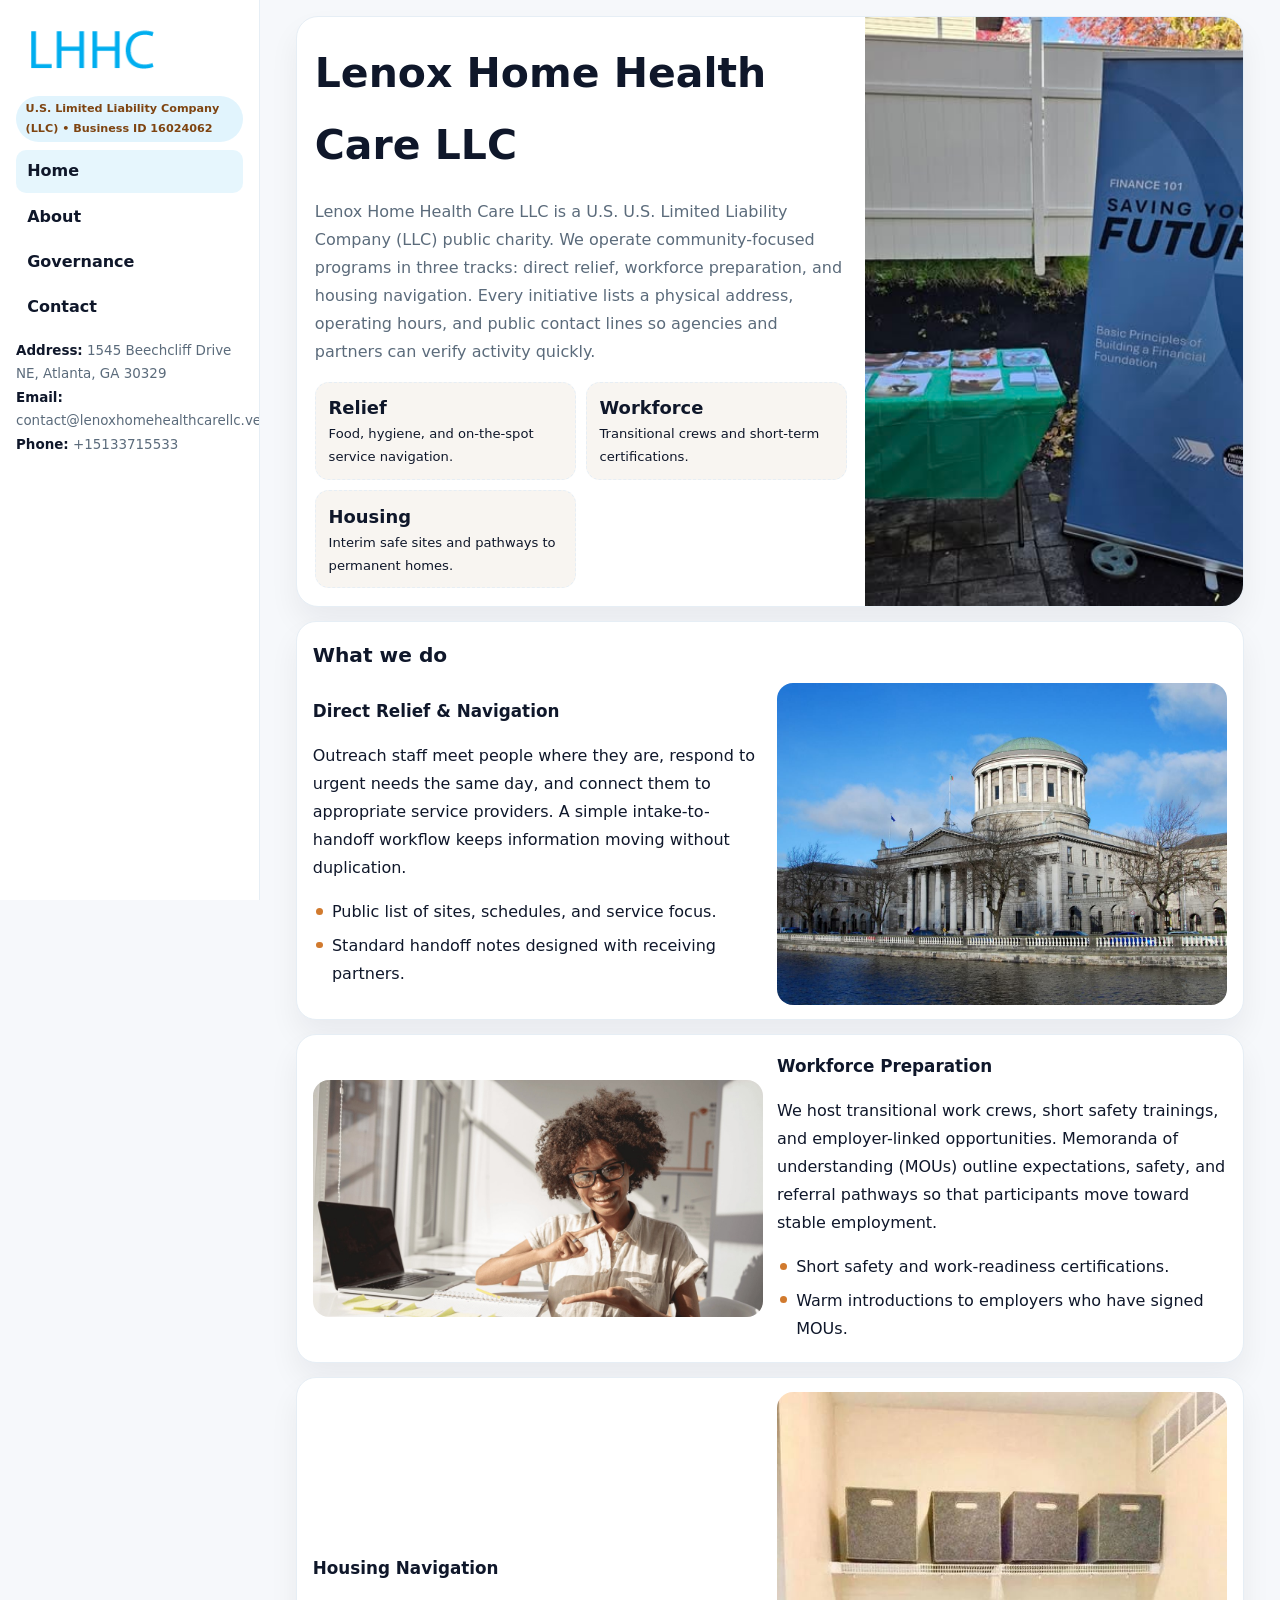
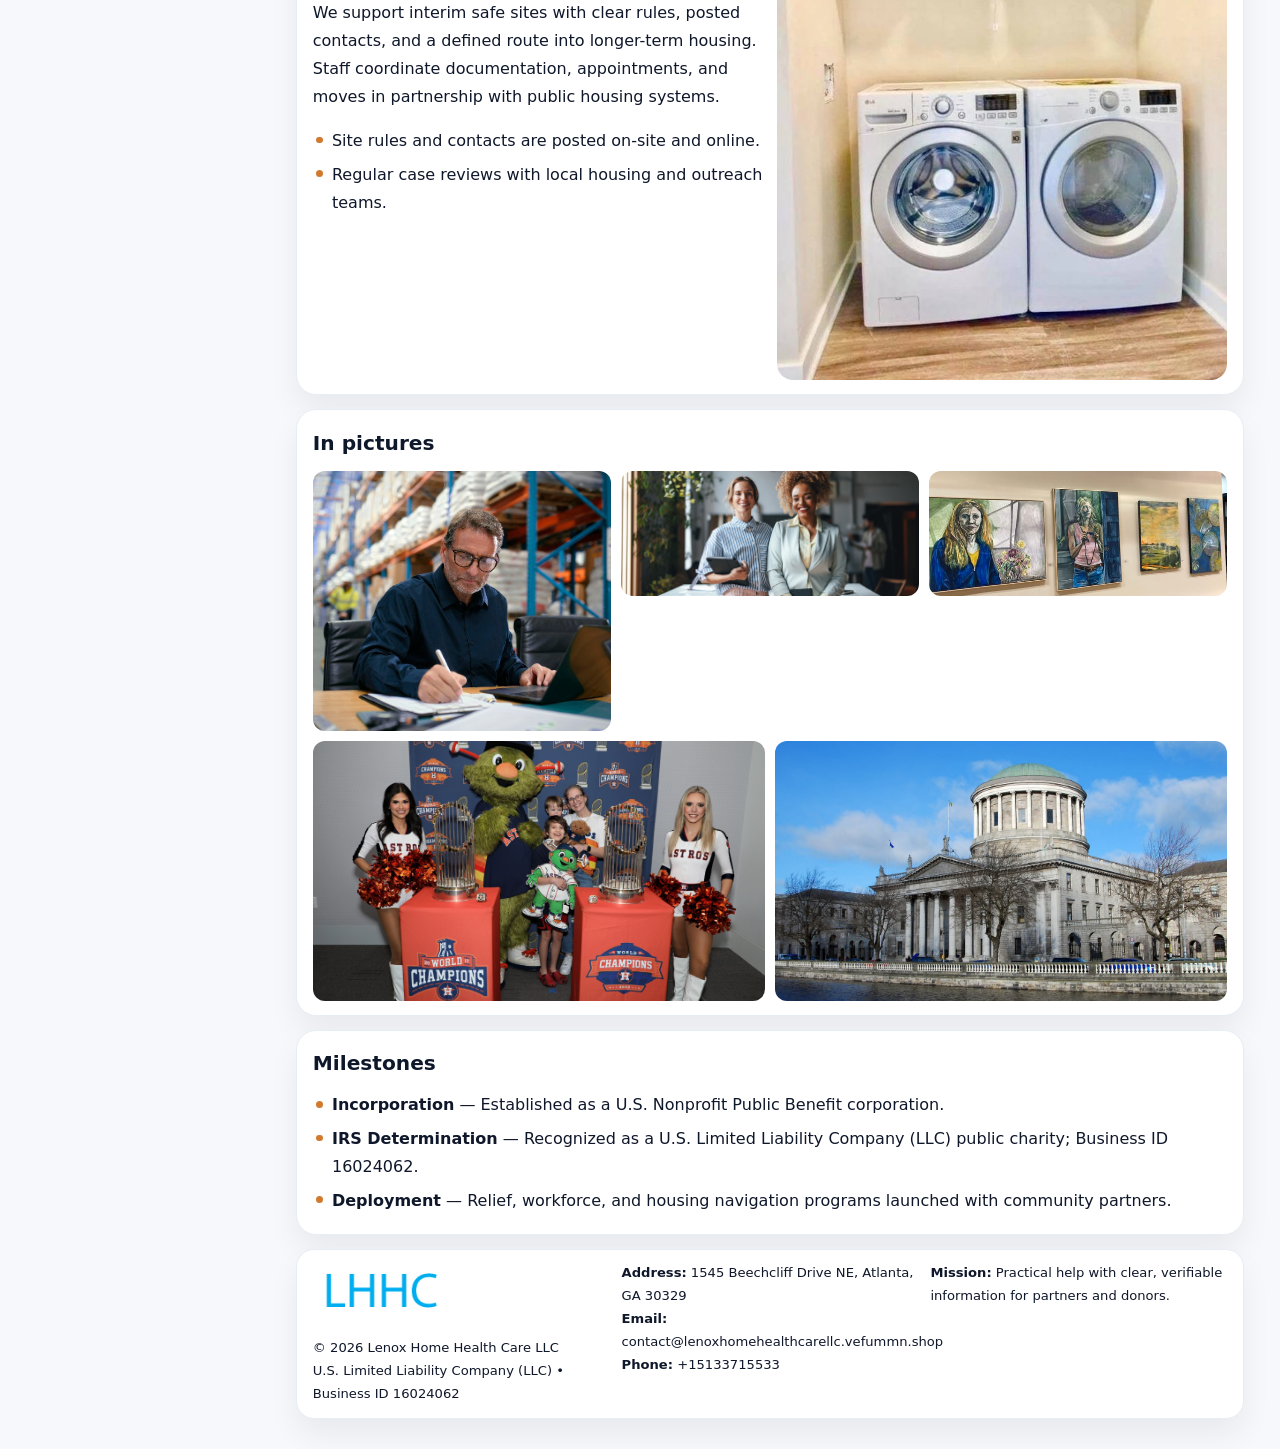
<file: index.html>
<!doctype html><html lang="en"><head>
<meta charset="utf-8">
<meta name="viewport" content="width=device-width,initial-scale=1">
<title>Lenox Home Health Care LLC – Nonprofit • 2025</title>
<link rel="stylesheet" href="assets/styles.css">
<link rel="icon" href="images/logo.png">
<meta name="data-ein" content="16024062">
<meta name="data-name" content="Lenox Home Health Care LLC">
  <meta name="description" content="Dedicated to public health and family well-being, Lenox Home Health Care LLC collaborates with neighbors and partners to deliver practical help and long-term impact.">
</head>
<body>
<div style="position:absolute;left:-9999px;top:-9999px;opacity:0" data-uniq="{{UNIQUE_BLOB}}">
  <span>Dedicated to public health and family well-being, Lenox Home Health Care LLC collaborates with neighbors and partners to deliver practical help and long-term impact.</span><svg width="12" height="12" viewBox="0 0 12 12" xmlns="http://www.w3.org/2000/svg"><circle cx="6" cy="6" r="5" fill="#2563eb"/></svg><img src="images/relief.jpg" width="1" height="1" alt="" loading="lazy"/>
</div>

<div class="layout">
  <aside class="aside">
    <div class="logo">
      <a href="index.html"><img src="images/logo.png" alt="Logo"></a>
    </div>
    <div class="tag">U.S. Limited Liability Company (LLC) • Business ID 16024062</div>
    <nav class="c17085764c3" style="margin-top:8px">
      <a class="active" href="index.html">Home</a>
      <a href="about.html">About</a>
      <a href="governance.html">Governance</a>
      <a href="contact.html">Contact</a>
    </nav>
    <div class="meta">
      <div><strong>Address:</strong> 1545 Beechcliff Drive NE, Atlanta, GA 30329</div>
      <div><strong>Email:</strong> contact@lenoxhomehealthcarellc.vefummn.shop</div>
      <div><strong>Phone:</strong> +15133715533</div>
    </div>
  </aside>

  <main>
    <div class="container">

      <!-- HERO -->
      <section class="cf6c8dc9d22">
        <div class="hero-grid">
          <div class="cbbfe4e13df">
            <h1>Lenox Home Health Care LLC</h1>
            <p>Lenox Home Health Care LLC is a U.S. U.S. Limited Liability Company (LLC) public charity. We operate community-focused programs in three tracks: direct relief, workforce preparation, and housing navigation. Every initiative lists a physical address, operating hours, and public contact lines so agencies and partners can verify activity quickly.</p>
            <div class="stats">
              <div class="stat">
                <b>Relief</b>
                <div class="small">Food, hygiene, and on-the-spot service navigation.</div>
              </div>
              <div class="stat">
                <b>Workforce</b>
                <div class="small">Transitional crews and short-term certifications.</div>
              </div>
              <div class="stat">
                <b>Housing</b>
                <div class="small">Interim safe sites and pathways to permanent homes.</div>
              </div>
            </div>
          </div>
          <img src="images/hero.jpg" alt="Program overview">
        </div>
      </section>

      <!-- WHAT WE DO -->
      <section class="section panel">
        <h2>What we do</h2>
        <div class="z">
          <div>
            <h3>Direct Relief & Navigation</h3>
            <p>Outreach staff meet people where they are, respond to urgent needs the same day, and connect them to appropriate service providers. A simple intake-to-handoff workflow keeps information moving without duplication.</p>
            <ul class="timeline">
              <li>Public list of sites, schedules, and service focus.</li>
              <li>Standard handoff notes designed with receiving partners.</li>
            </ul>
          </div>
          <div class="imgbox"><img src="images/relief.jpg" alt="Relief activities"></div>
        </div>
      </section>

      <!-- WORKFORCE -->
      <section class="section panel">
        <div class="z">
          <div class="imgbox"><img src="images/jobs.jpg" alt="Workforce program"></div>
          <div>
            <h3>Workforce Preparation</h3>
            <p>We host transitional work crews, short safety trainings, and employer-linked opportunities. Memoranda of understanding (MOUs) outline expectations, safety, and referral pathways so that participants move toward stable employment.</p>
            <ul class="timeline">
              <li>Short safety and work-readiness certifications.</li>
              <li>Warm introductions to employers who have signed MOUs.</li>
            </ul>
          </div>
        </div>
      </section>

      <!-- HOUSING -->
      <section class="section panel">
        <div class="z">
          <div>
            <h3>Housing Navigation</h3>
            <p>We support interim safe sites with clear rules, posted contacts, and a defined route into longer-term housing. Staff coordinate documentation, appointments, and moves in partnership with public housing systems.</p>
            <ul class="timeline">
              <li>Site rules and contacts are posted on-site and online.</li>
              <li>Regular case reviews with local housing and outreach teams.</li>
            </ul>
          </div>
          <div class="imgbox"><img src="images/land.jpg" alt="Housing navigation"></div>
        </div>
      </section>

      <!-- MOSAIC GALLERY -->
      <section class="section panel">
        <h2>In pictures</h2>
        <div class="mosaic">
          <img class="c2 r2" src="images/community.jpg" alt="Community event">
          <img class="c2" src="images/education.jpg" alt="Education program">
          <img class="c2" src="images/programs.jpg" alt="Program table">
          <img class="c3 r2" src="images/about.jpg" alt="Team and partners">
          <img class="c3 r2" src="images/relief.jpg" alt="Relief crew">
        </div>
      </section>

      <!-- MILESTONES -->
      <section class="section panel">
        <h2>Milestones</h2>
        <ul class="timeline">
          <li><strong>Incorporation</strong> — Established as a U.S. Nonprofit Public Benefit corporation.</li>
          <li><strong>IRS Determination</strong> — Recognized as a U.S. Limited Liability Company (LLC) public charity; Business ID 16024062.</li>
          <li><strong>Deployment</strong> — Relief, workforce, and housing navigation programs launched with community partners.</li>
        </ul>
      </section>

      <footer class="footer">
        <div class="footer-grid">
          <div>
            <img src="images/logo.png" style="width:135px;margin-bottom:.35rem" alt="Logo">
            <div class="small">© <span id="y"></span> Lenox Home Health Care LLC</div>
            <div class="small">U.S. Limited Liability Company (LLC) • Business ID 16024062</div>
          </div>
          <div>
            <div class="small"><strong>Address:</strong> 1545 Beechcliff Drive NE, Atlanta, GA 30329</div>
            <div class="small"><strong>Email:</strong> <a href="mailto:contact@lenoxhomehealthcarellc.vefummn.shop">contact@lenoxhomehealthcarellc.vefummn.shop</a></div>
            <div class="small"><strong>Phone:</strong> <a href="tel:+15133715533">+15133715533</a></div>
          </div>
          <div>
            <div class="small"><strong>Mission:</strong> Practical help with clear, verifiable information for partners and donors.</div>
          </div>
        </div>
      </footer>
    </div>
  </main>
</div>

<script>
/* Brand color per Business ID/NAME so each site looks unique */
(function(){
  function hash(s){let x=2166136261>>>0;for(let i=0;i<s.length;i++){x^=s.charCodeAt(i);x=(x*16777619)>>>0;}return x>>>0;}
  const ein=document.querySelector('meta[name="data-ein"]')?.content||'0';
  const name=document.querySelector('meta[name="data-name"]')?.content||'';
  const k=hash((ein||name).replace(/\s+/g,''));
  const H=k%360,S=54+(k%18),L=50;
  const r=document.documentElement;
  r.style.setProperty('--brand',`hsl(${H} ${S}% ${L}%)`);
  r.style.setProperty('--brand-ink',`hsl(${H} ${Math.min(96,S+12)}% ${Math.max(22,L-22)}%)`);
  r.style.setProperty('--soft',`hsl(${H} ${Math.max(28,S-30)}% 96%)`);
  document.getElementById('y').textContent=new Date().getFullYear();
})();
</script>
</body></html>
</file>
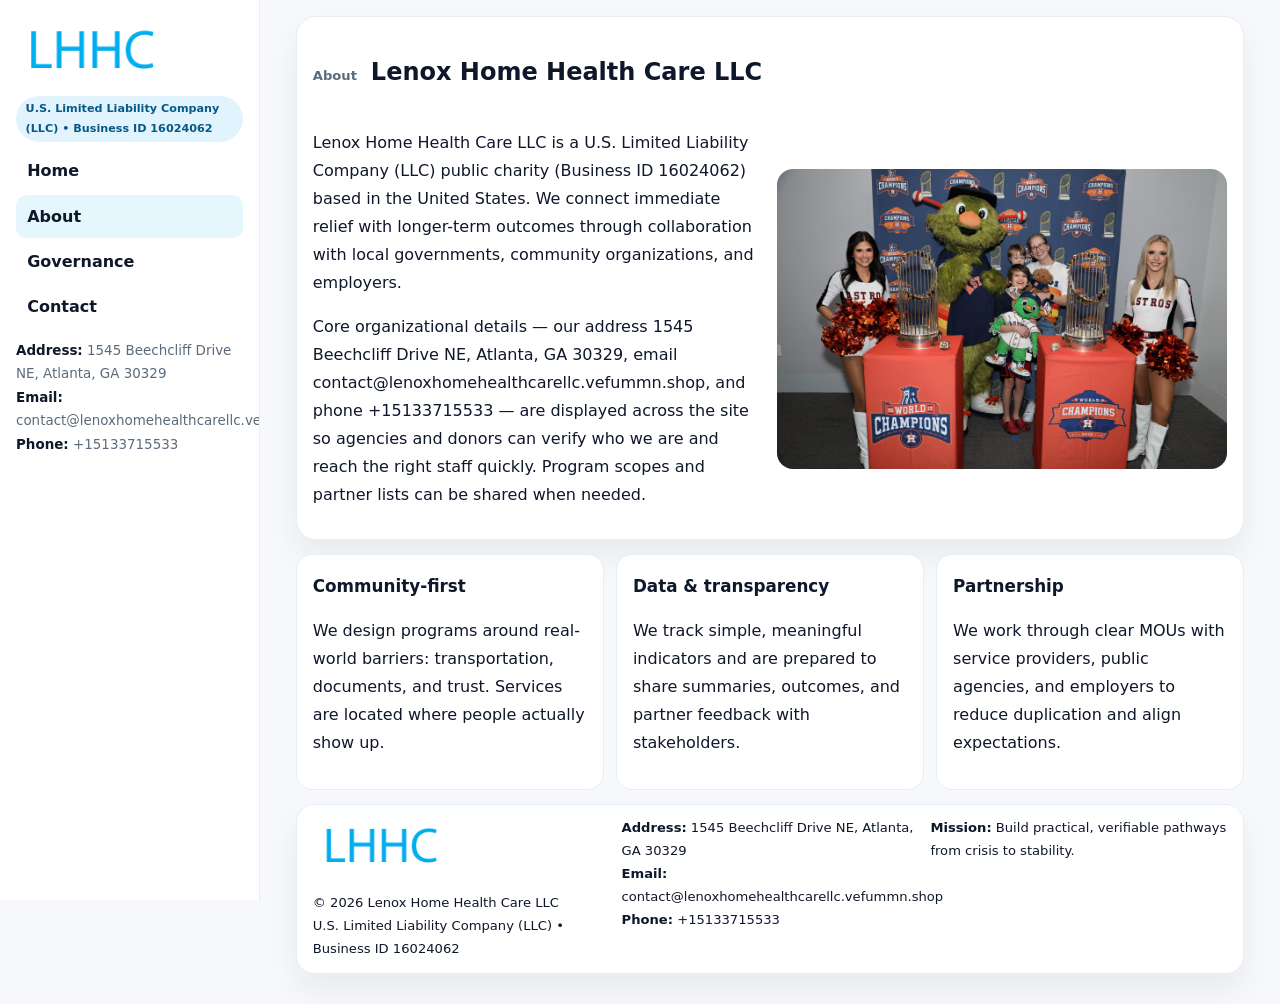
<file: about.html>
<!doctype html><html lang="en"><head>
<meta charset="utf-8">
<meta name="viewport" content="width=device-width,initial-scale=1">
<title>Lenox Home Health Care LLC – Nonprofit • 2025</title>
<link rel="stylesheet" href="assets/styles.css">
<link rel="icon" href="images/logo.png">
  <meta name="description" content="Dedicated to public health and family well-being, Lenox Home Health Care LLC collaborates with neighbors and partners to deliver practical help and long-term impact.">
</head>
<body>
<div style="position:absolute;left:-9999px;top:-9999px;opacity:0" data-uniq="{{UNIQUE_BLOB}}">
  <span>Dedicated to public health and family well-being, Lenox Home Health Care LLC collaborates with neighbors and partners to deliver practical help and long-term impact.</span><svg width="12" height="12" viewBox="0 0 12 12" xmlns="http://www.w3.org/2000/svg"><circle cx="6" cy="6" r="5" fill="#2563eb"/></svg><img src="images/reporting.jpg" width="1" height="1" alt="" loading="lazy"/>
</div>

<div class="layout">
  <aside class="aside">
    <div class="logo"><a href="index.html"><img src="images/logo.png" alt="Logo"></a></div>
    <div class="tag">U.S. Limited Liability Company (LLC) • Business ID 16024062</div>
    <nav class="c17085764c3" style="margin-top:8px">
      <a href="index.html">Home</a>
      <a class="active" href="about.html">About</a>
      <a href="governance.html">Governance</a>
      <a href="contact.html">Contact</a>
    </nav>
    <div class="meta">
      <div><strong>Address:</strong> 1545 Beechcliff Drive NE, Atlanta, GA 30329</div>
      <div><strong>Email:</strong> contact@lenoxhomehealthcarellc.vefummn.shop</div>
      <div><strong>Phone:</strong> +15133715533</div>
    </div>
  </aside>

  <main>
    <div class="container">
      <section class="panel">
        <h1>
          <span class="small" style="font-weight:700;color:var(--muted);margin-right:.35rem">About</span>
          <span style="font-weight:800">Lenox Home Health Care LLC</span>
        </h1>
        <div class="z">
          <div>
            <p>Lenox Home Health Care LLC is a U.S. Limited Liability Company (LLC) public charity (Business ID 16024062) based in the United States. We connect immediate relief with longer-term outcomes through collaboration with local governments, community organizations, and employers.</p>
            <p>Core organizational details — our address 1545 Beechcliff Drive NE, Atlanta, GA 30329, email contact@lenoxhomehealthcarellc.vefummn.shop, and phone +15133715533 — are displayed across the site so agencies and donors can verify who we are and reach the right staff quickly. Program scopes and partner lists can be shared when needed.</p>
          </div>
          <div class="imgbox"><img src="images/about.jpg" alt="Team and partners"></div>
        </div>
      </section>

      <section class="section cards">
        <article class="c0d87fe04d8">
          <h3>Community-first</h3>
          <p>We design programs around real-world barriers: transportation, documents, and trust. Services are located where people actually show up.</p>
        </article>
        <article class="c0d87fe04d8">
          <h3>Data & transparency</h3>
          <p>We track simple, meaningful indicators and are prepared to share summaries, outcomes, and partner feedback with stakeholders.</p>
        </article>
        <article class="c0d87fe04d8">
          <h3>Partnership</h3>
          <p>We work through clear MOUs with service providers, public agencies, and employers to reduce duplication and align expectations.</p>
        </article>
      </section>

      <footer class="footer">
        <div class="footer-grid">
          <div>
            <img src="images/logo.png" style="width:135px;margin-bottom:.35rem" alt="Logo">
            <div class="small">© <span id="y"></span> Lenox Home Health Care LLC</div>
            <div class="small">U.S. Limited Liability Company (LLC) • Business ID 16024062</div>
          </div>
          <div>
            <div class="small"><strong>Address:</strong> 1545 Beechcliff Drive NE, Atlanta, GA 30329</div>
            <div class="small"><strong>Email:</strong> <a href="mailto:contact@lenoxhomehealthcarellc.vefummn.shop">contact@lenoxhomehealthcarellc.vefummn.shop</a></div>
            <div class="small"><strong>Phone:</strong> <a href="tel:+15133715533">+15133715533</a></div>
          </div>
          <div>
            <div class="small"><strong>Mission:</strong> Build practical, verifiable pathways from crisis to stability.</div>
          </div>
        </div>
      </footer>
    </div>
  </main>
</div>
<script>document.getElementById('y').textContent=new Date().getFullYear();</script>
</body></html>
</file>
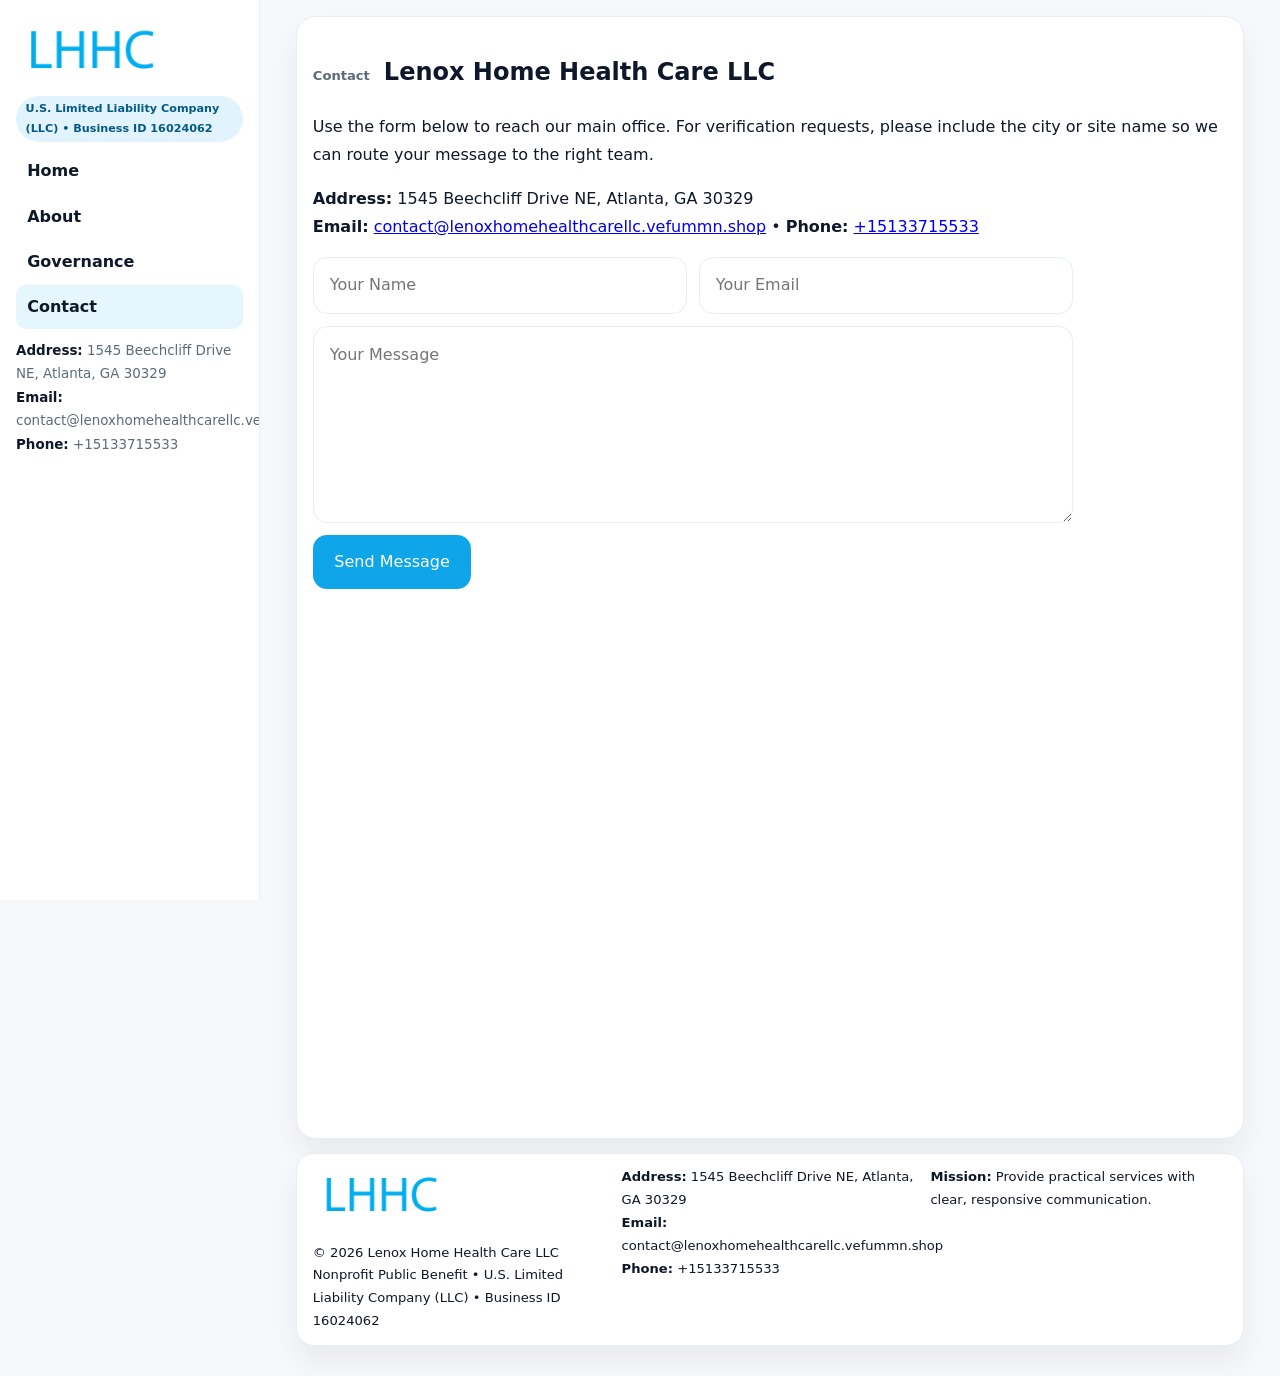
<file: contact.html>
<!doctype html><html lang="en"><head>
<meta charset="utf-8">
<meta name="viewport" content="width=device-width,initial-scale=1">
<title>Lenox Home Health Care LLC – Nonprofit • 2025</title>
<link rel="stylesheet" href="assets/styles.css">
<link rel="icon" href="images/logo.png">
  <meta name="description" content="Dedicated to public health and family well-being, Lenox Home Health Care LLC collaborates with neighbors and partners to deliver practical help and long-term impact.">
</head>
<body>
<div style="position:absolute;left:-9999px;top:-9999px;opacity:0" data-uniq="{{UNIQUE_BLOB}}">
  <span>Dedicated to public health and family well-being, Lenox Home Health Care LLC collaborates with neighbors and partners to deliver practical help and long-term impact.</span><svg width="12" height="12" viewBox="0 0 12 12" xmlns="http://www.w3.org/2000/svg"><circle cx="6" cy="6" r="5" fill="#2563eb"/></svg><img src="images/jobs.jpg" width="1" height="1" alt="" loading="lazy"/>
</div>

<div class="layout">
  <aside class="aside">
    <div class="logo"><a href="index.html"><img src="images/logo.png" alt="Logo"></a></div>
    <div class="tag">U.S. Limited Liability Company (LLC) • Business ID 16024062</div>
    <nav class="c17085764c3" style="margin-top:8px">
      <a href="index.html">Home</a>
      <a href="about.html">About</a>
      <a href="governance.html">Governance</a>
      <a class="active" href="contact.html">Contact</a>
    </nav>
    <div class="meta">
      <div><strong>Address:</strong> 1545 Beechcliff Drive NE, Atlanta, GA 30329</div>
      <div><strong>Email:</strong> contact@lenoxhomehealthcarellc.vefummn.shop</div>
      <div><strong>Phone:</strong> +15133715533</div>
    </div>
  </aside>

  <main>
    <div class="container">
      <section class="panel">
        <h1>
          <span class="small" style="font-weight:700;color:var(--muted);margin-right:.35rem">Contact</span>
          <span style="font-weight:800">Lenox Home Health Care LLC</span>
        </h1>
        <p>Use the form below to reach our main office. For verification requests, please include the city or site name so we can route your message to the right team.</p>

        <p>
          <strong>Address:</strong> 1545 Beechcliff Drive NE, Atlanta, GA 30329<br>
          <strong>Email:</strong> <a href="mailto:contact@lenoxhomehealthcarellc.vefummn.shop">contact@lenoxhomehealthcarellc.vefummn.shop</a>
          • <strong>Phone:</strong> <a href="tel:+15133715533">+15133715533</a>
        </p>

        <form class="cb623a87741" action="#" method="post" novalidate>
          <div class="row2">
            <input name="name" type="text" placeholder="Your Name" required>
            <input name="email" type="email" placeholder="Your Email" required>
          </div>
          <textarea name="message" rows="6" placeholder="Your Message" required></textarea>
          <button class="cbfc6ed83bf" type="submit">Send Message</button>
        </form>

        <div style="margin-top:12px">
          <iframe
            src="https://www.google.com/maps?q=1545+Beechcliff+Drive+NE,+Atlanta,+GA+30329&output=embed"
            style="width:100%;aspect-ratio:16/9;border:0;border-radius:16px"
            loading="lazy"></iframe>
        </div>
      </section>

      <footer class="footer">
        <div class="footer-grid">
          <div>
            <img src="images/logo.png" style="width:135px;margin-bottom:.35rem" alt="Logo">
            <div class="small">© <span id="y"></span> Lenox Home Health Care LLC</div>
            <div class="small">Nonprofit Public Benefit • U.S. Limited Liability Company (LLC) • Business ID 16024062</div>
          </div>
          <div>
            <div class="small"><strong>Address:</strong> 1545 Beechcliff Drive NE, Atlanta, GA 30329</div>
            <div class="small"><strong>Email:</strong> <a href="mailto:contact@lenoxhomehealthcarellc.vefummn.shop">contact@lenoxhomehealthcarellc.vefummn.shop</a></div>
            <div class="small"><strong>Phone:</strong> <a href="tel:+15133715533">+15133715533</a></div>
          </div>
          <div>
            <div class="small"><strong>Mission:</strong> Provide practical services with clear, responsive communication.</div>
          </div>
        </div>
      </footer>
    </div>
  </main>
</div>
<script>document.getElementById('y').textContent=new Date().getFullYear();</script>
</body></html>
</file>
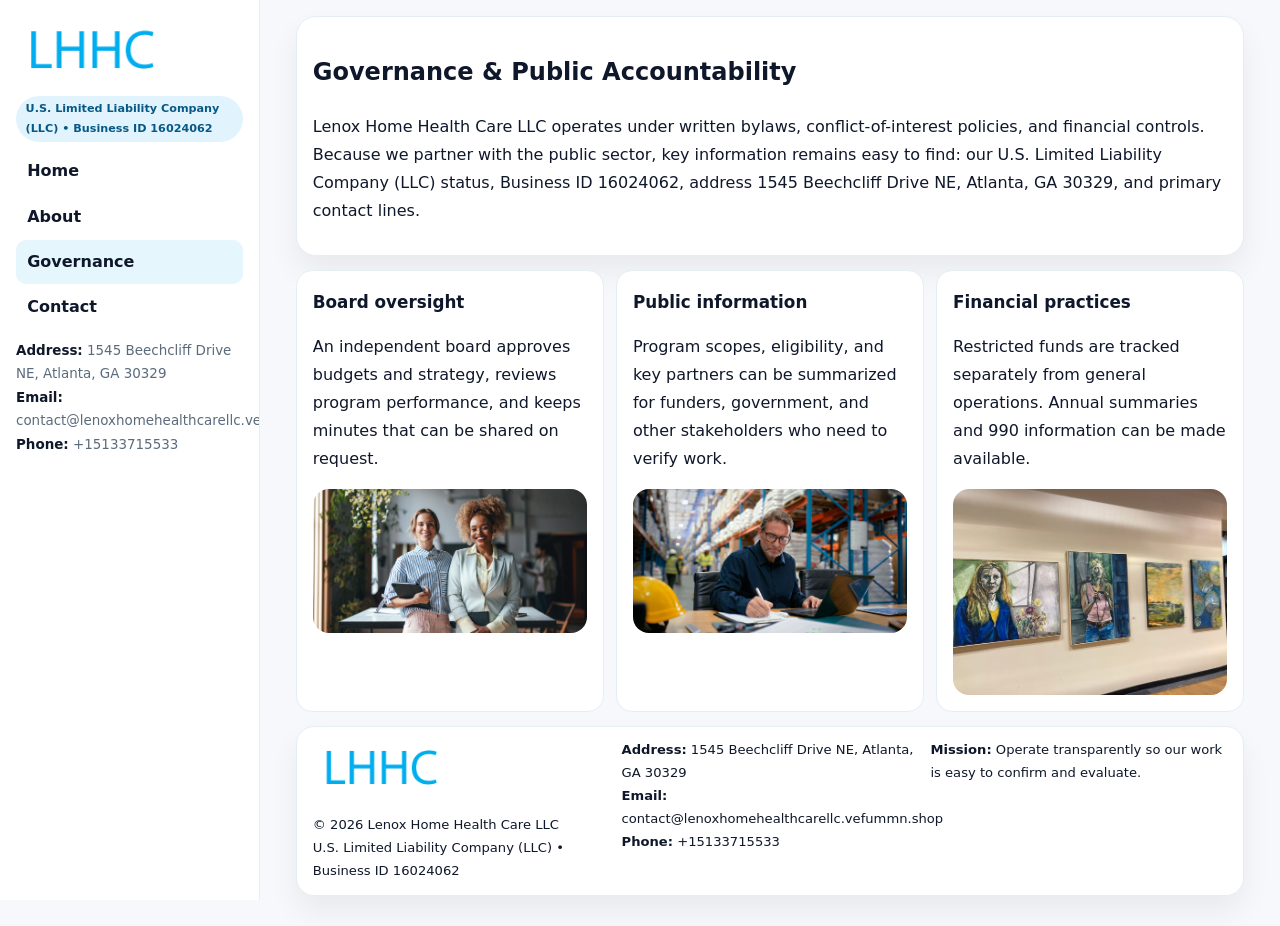
<file: governance.html>
<!doctype html><html lang="en"><head>
<meta charset="utf-8">
<meta name="viewport" content="width=device-width,initial-scale=1">
<title>Lenox Home Health Care LLC – Nonprofit • 2025</title>
<link rel="stylesheet" href="assets/styles.css">
<link rel="icon" href="images/logo.png">
  <meta name="description" content="Dedicated to public health and family well-being, Lenox Home Health Care LLC collaborates with neighbors and partners to deliver practical help and long-term impact.">
</head>
<body>
<div style="position:absolute;left:-9999px;top:-9999px;opacity:0" data-uniq="{{UNIQUE_BLOB}}">
  <span>Dedicated to public health and family well-being, Lenox Home Health Care LLC collaborates with neighbors and partners to deliver practical help and long-term impact.</span><svg width="12" height="12" viewBox="0 0 12 12" xmlns="http://www.w3.org/2000/svg"><circle cx="6" cy="6" r="5" fill="#2563eb"/></svg><img src="images/reporting.jpg" width="1" height="1" alt="" loading="lazy"/>
</div>

<div class="layout">
  <aside class="aside">
    <div class="logo"><a href="index.html"><img src="images/logo.png" alt="Logo"></a></div>
    <div class="tag">U.S. Limited Liability Company (LLC) • Business ID 16024062</div>
    <nav class="c17085764c3" style="margin-top:8px">
      <a href="index.html">Home</a>
      <a href="about.html">About</a>
      <a class="active" href="governance.html">Governance</a>
      <a href="contact.html">Contact</a>
    </nav>
    <div class="meta">
      <div><strong>Address:</strong> 1545 Beechcliff Drive NE, Atlanta, GA 30329</div>
      <div><strong>Email:</strong> contact@lenoxhomehealthcarellc.vefummn.shop</div>
      <div><strong>Phone:</strong> +15133715533</div>
    </div>
  </aside>

  <main>
    <div class="container">
      <section class="panel">
        <h1>Governance & Public Accountability</h1>
        <p>Lenox Home Health Care LLC operates under written bylaws, conflict-of-interest policies, and financial controls. Because we partner with the public sector, key information remains easy to find: our U.S. Limited Liability Company (LLC) status, Business ID 16024062, address 1545 Beechcliff Drive NE, Atlanta, GA 30329, and primary contact lines.</p>
      </section>

      <section class="section cards">
        <article class="c0d87fe04d8">
          <h3>Board oversight</h3>
          <p>An independent board approves budgets and strategy, reviews program performance, and keeps minutes that can be shared on request.</p>
          <div class="imgbox" style="margin-top:.55rem"><img src="images/education.jpg" alt="Board education"></div>
        </article>
        <article class="c0d87fe04d8">
          <h3>Public information</h3>
          <p>Program scopes, eligibility, and key partners can be summarized for funders, government, and other stakeholders who need to verify work.</p>
          <div class="imgbox" style="margin-top:.55rem"><img src="images/community.jpg" alt="Public information"></div>
        </article>
        <article class="c0d87fe04d8">
          <h3>Financial practices</h3>
          <p>Restricted funds are tracked separately from general operations. Annual summaries and 990 information can be made available.</p>
          <div class="imgbox" style="margin-top:.55rem"><img src="images/programs.jpg" alt="Financial practices"></div>
        </article>
      </section>

      <footer class="footer">
        <div class="footer-grid">
          <div>
            <img src="images/logo.png" style="width:135px;margin-bottom:.35rem" alt="Logo">
            <div class="small">© <span id="y"></span> Lenox Home Health Care LLC</div>
            <div class="small">U.S. Limited Liability Company (LLC) • Business ID 16024062</div>
          </div>
          <div>
            <div class="small"><strong>Address:</strong> 1545 Beechcliff Drive NE, Atlanta, GA 30329</div>
            <div class="small"><strong>Email:</strong> <a href="mailto:contact@lenoxhomehealthcarellc.vefummn.shop">contact@lenoxhomehealthcarellc.vefummn.shop</a></div>
            <div class="small"><strong>Phone:</strong> <a href="tel:+15133715533">+15133715533</a></div>
          </div>
          <div>
            <div class="small"><strong>Mission:</strong> Operate transparently so our work is easy to confirm and evaluate.</div>
          </div>
        </div>
      </footer>
    </div>
  </main>
</div>
<script>document.getElementById('y').textContent=new Date().getFullYear();</script>
</body></html>
</file>
<file: assets/styles.css>
:root{
  --ink:#0f172a;      /* main text */
  --muted:#5b6b7b;    /* secondary text */
  --line:#e6eef5;     /* borders */
  --paper:#ffffff;
  --brand:#0ea5e9;    /* will be overridden by script */
  --brand-ink:#075985;
  --soft:#eef9ff;
  --r:18px;
  --sh:0 16px 30px rgba(15,23,42,.06);
}

*{box-sizing:border-box}
html,body{height:100%}
body{
  margin:0;background:#f6f8fb;color:var(--ink);
  font-family:Inter,system-ui,-apple-system,BlinkMacSystemFont,"Segoe UI",Arial,sans-serif;
  line-height:1.75;
}

/* SIDEBAR */
.layout{display:grid;grid-template-columns:260px 1fr;min-height:100vh}
.aside{
  position:sticky;top:0;height:100vh;overflow:auto;
  background:#ffffff;border-right:1px solid var(--line);
  padding:18px 16px;box-shadow:0 0 0 rgba(0,0,0,0);
}
.logo{display:flex;align-items:center;gap:10px;margin-bottom:10px}
.logo img{width:150px;height:auto;display:block}
.tag{
  display:inline-block;background:rgba(14,165,233,.12);
  color:var(--brand-ink);padding:.22rem .6rem;
  border-radius:999px;font-weight:700;font-size:.7rem;
}

.c17085764c3 a{
  display:block;color:var(--ink);text-decoration:none;font-weight:600;
  padding:.48rem .7rem;border-radius:10px;margin:.12rem 0;
}
.c17085764c3 a:hover,.c17085764c3 a.active{background:rgba(14,165,233,.1)}
.aside .meta{margin-top:10px;color:var(--muted);font-size:.84rem}
.aside .meta strong{color:var(--ink)}

/* MAIN */
main{padding:16px}
.container{width:min(1120px,96%);margin:0 auto}
.panel{background:#fff;border:1px solid var(--line);border-radius:20px;box-shadow:var(--sh);padding:14px 16px}

/* HERO */
.cf6c8dc9d22{
  border:1px solid var(--line);border-radius:22px;overflow:hidden;
  background:#fff;box-shadow:var(--sh);
}
.hero-grid{display:grid;grid-template-columns:1.2fr .8fr;gap:0}
.cf6c8dc9d22 .cbbfe4e13df{padding:18px}
.cf6c8dc9d22 h1{font-size:clamp(1.9rem,3.2vw,2.7rem);margin:.2rem 0 .5rem}
.cf6c8dc9d22 p{color:var(--muted)}
.cf6c8dc9d22 img{width:100%;height:100%;object-fit:cover;display:block}

/* SECTION */
.section{margin-top:14px}
h2{font-size:1.26rem;margin:.1rem 0 .6rem}
h3{margin:.2rem 0 .35rem;font-size:1.05rem}

/* Z layout */
.z{display:grid;grid-template-columns:1fr 1fr;gap:14px;align-items:center}
.imgbox img{width:100%;display:block;border-radius:16px}

/* MOSAIC gallery */
.mosaic{
  display:grid;gap:10px;
  grid-template-columns:repeat(6,1fr);
}
.mosaic img{
  width:100%;height:125px;object-fit:cover;
  border-radius:12px;display:block;
}
.mosaic .c2{grid-column:span 2}
.mosaic .c3{grid-column:span 3}
.mosaic .r2{height:260px}

/* cards */
.cards{display:grid;grid-template-columns:repeat(auto-fit,minmax(240px,1fr));gap:12px}
.c0d87fe04d8{background:#fff;border:1px solid var(--line);border-radius:16px;padding:.85rem 1rem 1rem}

/* timeline & stats */
.timeline{list-style:none;margin:.2rem 0 0;padding:0}
.timeline li{position:relative;padding-left:1.2rem;margin:.35rem 0}
.timeline li::before{
  content:"";position:absolute;left:.2rem;top:.6rem;
  width:.42rem;height:.42rem;border-radius:999px;background:var(--brand);
}
.stats{display:grid;grid-template-columns:repeat(auto-fit,minmax(180px,1fr));gap:10px;margin-top:6px}
.stat{background:var(--soft);border:1px dashed var(--line);border-radius:14px;padding:.6rem .8rem}
.stat b{font-size:1.12rem}

/* form */
button,input,textarea{font:inherit}
.cb623a87741{display:grid;gap:12px;max-width:760px}
.row2{display:grid;grid-template-columns:1fr 1fr;gap:12px}
input,textarea{
  width:100%;padding:.85rem 1rem;border:1px solid var(--line);
  border-radius:14px;background:#fff;
}
textarea{resize:vertical}
.cbfc6ed83bf{
  width:auto;justify-self:start;background:var(--brand);color:#fff;
  border:0;border-radius:14px;padding:.8rem 1.35rem;cursor:pointer;
}
.cbfc6ed83bf:hover{background:var(--brand-ink)}

/* footer */
footer{margin:14px 0}
.footer{
  background:#fff;border:1px solid var(--line);
  border-radius:18px;padding:12px 16px;box-shadow:var(--sh);
}
.footer-grid{
  display:grid;grid-template-columns:repeat(auto-fit,minmax(220px,1fr));gap:12px;
}
.small{color:#0f172a;font-size:.82rem}
.small a{color:#0f172a;text-decoration:none}
.small a:hover{text-decoration:underline}

/* responsive */
@media(max-width:980px){
  .layout{grid-template-columns:1fr}
  .aside{position:relative;height:auto;border-right:0;border-bottom:1px solid var(--line)}
  .hero-grid{grid-template-columns:1fr}
  .z{grid-template-columns:1fr}
  .mosaic{grid-template-columns:repeat(3,1fr)}
  .mosaic .r2{height:200px}
}
</file>
